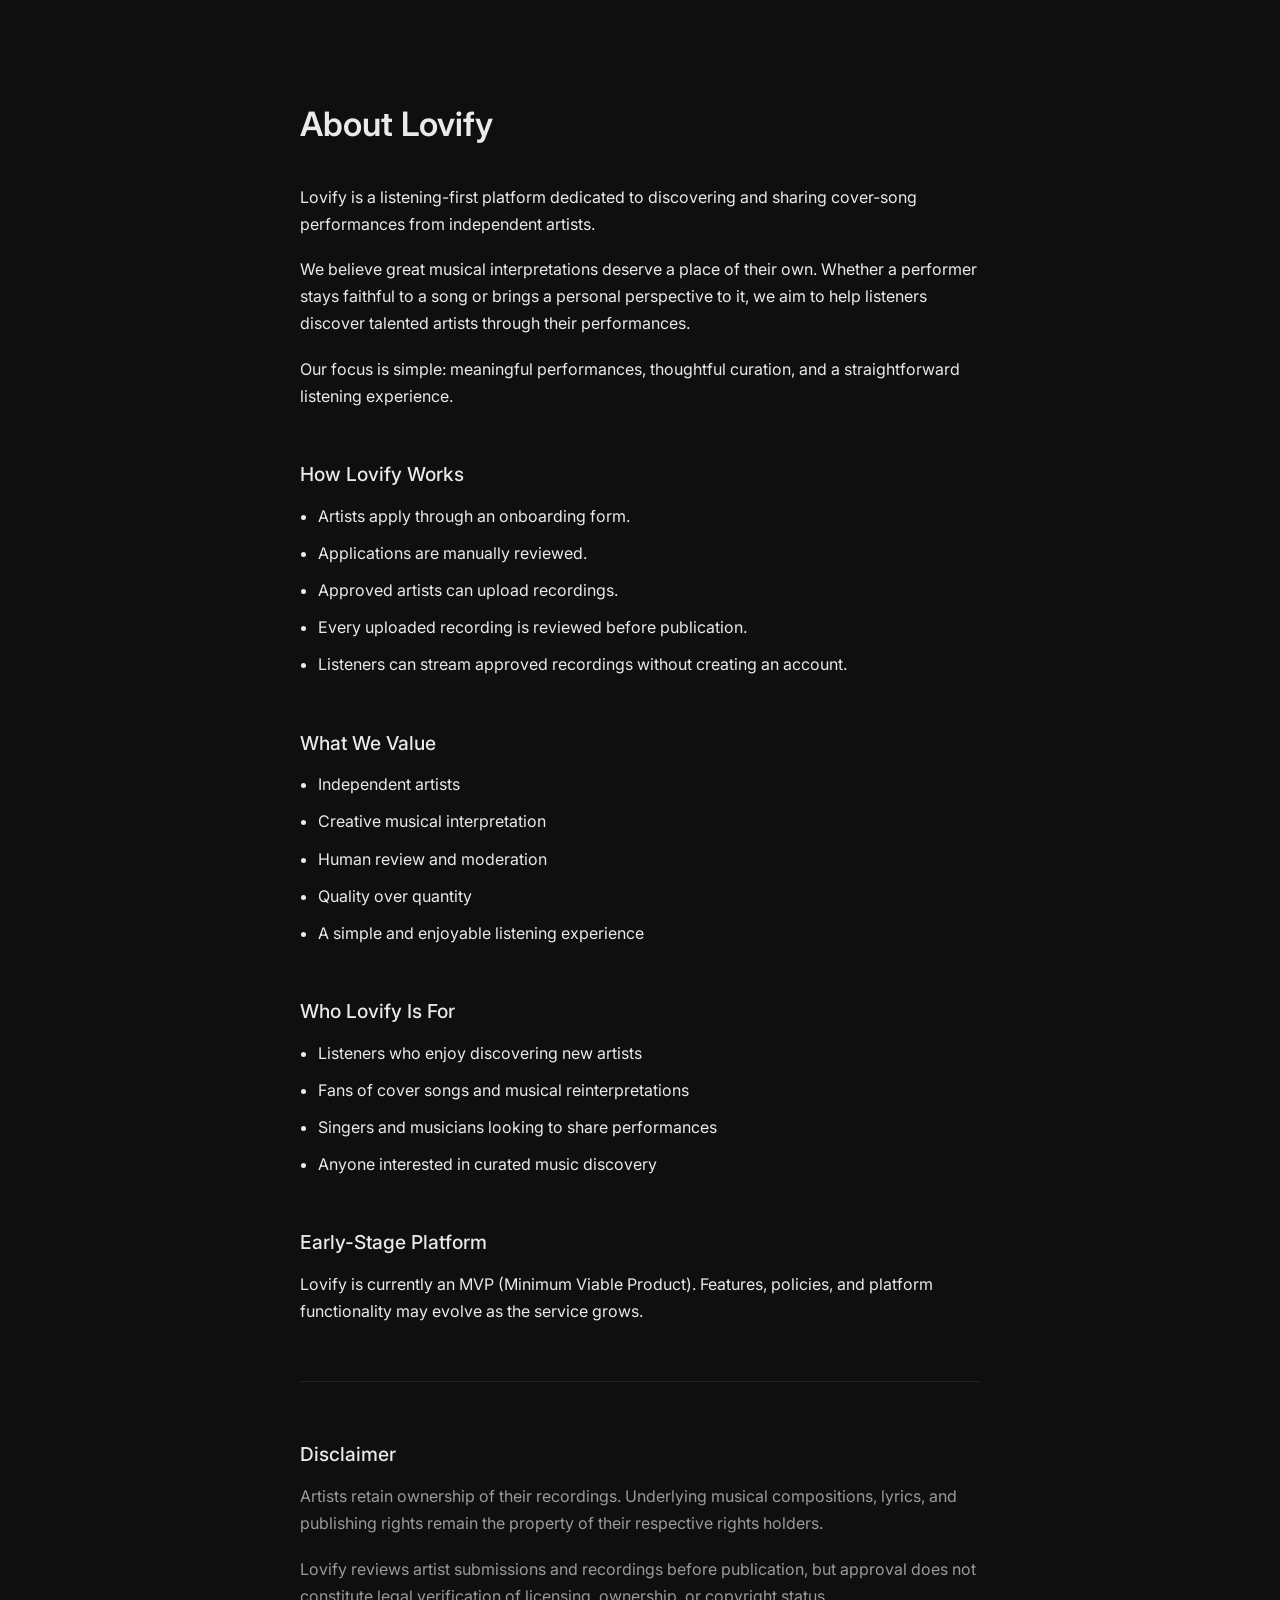
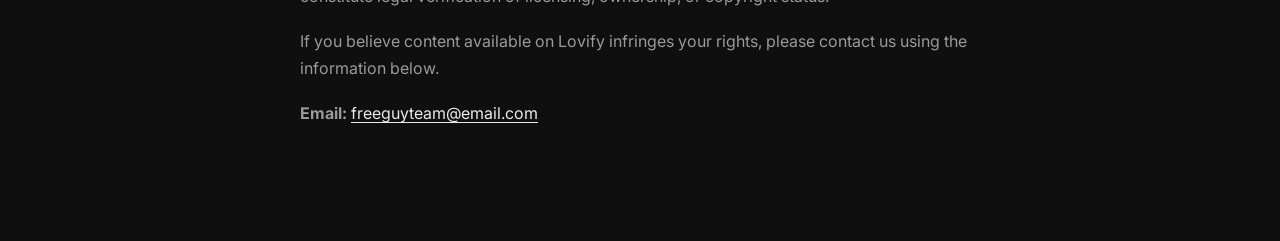
<file: documentation/about.html>
<!DOCTYPE html>
<html lang="en">
<head>
  <meta charset="UTF-8" />
  <meta name="viewport" content="width=device-width, initial-scale=1.0"/>
  <title>About Lovify</title>

  <link rel="preconnect" href="https://fonts.googleapis.com">
  <link rel="preconnect" href="https://fonts.gstatic.com" crossorigin>
  <link href="https://fonts.googleapis.com/css2?family=Inter:wght@400;500;600&display=swap" rel="stylesheet">

  <style>
    :root {
      --bg: #0f0f0f;
      --text: #eaeaea;
      --muted: #9a9a9a;
      --max-width: 720px;
    }

    * {
      box-sizing: border-box;
    }

    body {
      margin: 0;
      background: var(--bg);
      color: var(--text);
      font-family: 'Inter', system-ui, sans-serif;
      line-height: 1.7;
    }

    main {
      max-width: var(--max-width);
      margin: 0 auto;
      padding: 72px 20px 96px;
    }

    h1 {
      font-size: 2.1rem;
      font-weight: 600;
      margin-bottom: 32px;
    }

    h2 {
      font-size: 1.2rem;
      font-weight: 500;
      margin: 48px 0 12px;
    }

    p {
      margin: 0 0 18px;
    }

    ul {
      margin: 12px 0 24px 18px;
      padding: 0;
    }

    li {
      margin-bottom: 10px;
    }

    .divider {
      margin: 56px 0;
      height: 1px;
      background: #222;
      border: none;
    }

    .muted {
      color: var(--muted);
    }

    a {
      color: var(--text);
      text-decoration: underline;
      text-underline-offset: 3px;
    }

    @media (max-width: 480px) {
      main {
        padding-top: 56px;
      }

      h1 {
        font-size: 1.8rem;
      }
    }
  </style>
</head>
<body>

<main>

  <h1>About Lovify</h1>

  <p>
    Lovify is a listening-first platform dedicated to discovering and
    sharing cover-song performances from independent artists.
  </p>

  <p>
    We believe great musical interpretations deserve a place of their own.
    Whether a performer stays faithful to a song or brings a personal
    perspective to it, we aim to help listeners discover talented artists
    through their performances.
  </p>

  <p>
    Our focus is simple: meaningful performances, thoughtful curation,
    and a straightforward listening experience.
  </p>

  <h2>How Lovify Works</h2>

  <ul>
    <li>Artists apply through an onboarding form.</li>
    <li>Applications are manually reviewed.</li>
    <li>Approved artists can upload recordings.</li>
    <li>Every uploaded recording is reviewed before publication.</li>
    <li>Listeners can stream approved recordings without creating an account.</li>
  </ul>

  <h2>What We Value</h2>

  <ul>
    <li>Independent artists</li>
    <li>Creative musical interpretation</li>
    <li>Human review and moderation</li>
    <li>Quality over quantity</li>
    <li>A simple and enjoyable listening experience</li>
  </ul>

  <h2>Who Lovify Is For</h2>

  <ul>
    <li>Listeners who enjoy discovering new artists</li>
    <li>Fans of cover songs and musical reinterpretations</li>
    <li>Singers and musicians looking to share performances</li>
    <li>Anyone interested in curated music discovery</li>
  </ul>

  <h2>Early-Stage Platform</h2>

  <p>
    Lovify is currently an MVP (Minimum Viable Product).
    Features, policies, and platform functionality may evolve
    as the service grows.
  </p>

  <hr class="divider" />

  <h2>Disclaimer</h2>

  <p class="muted">
    Artists retain ownership of their recordings. Underlying musical
    compositions, lyrics, and publishing rights remain the property
    of their respective rights holders.
  </p>

  <p class="muted">
    Lovify reviews artist submissions and recordings before publication,
    but approval does not constitute legal verification of licensing,
    ownership, or copyright status.
  </p>

  <p class="muted">
    If you believe content available on Lovify infringes your rights,
    please contact us using the information below.
  </p>

  <p class="muted">
    <strong>Email:</strong>
    <a href="mailto:freeguyteam@email.com">
      freeguyteam@email.com
    </a>
  </p>

</main>

</body>
</html>
</file>
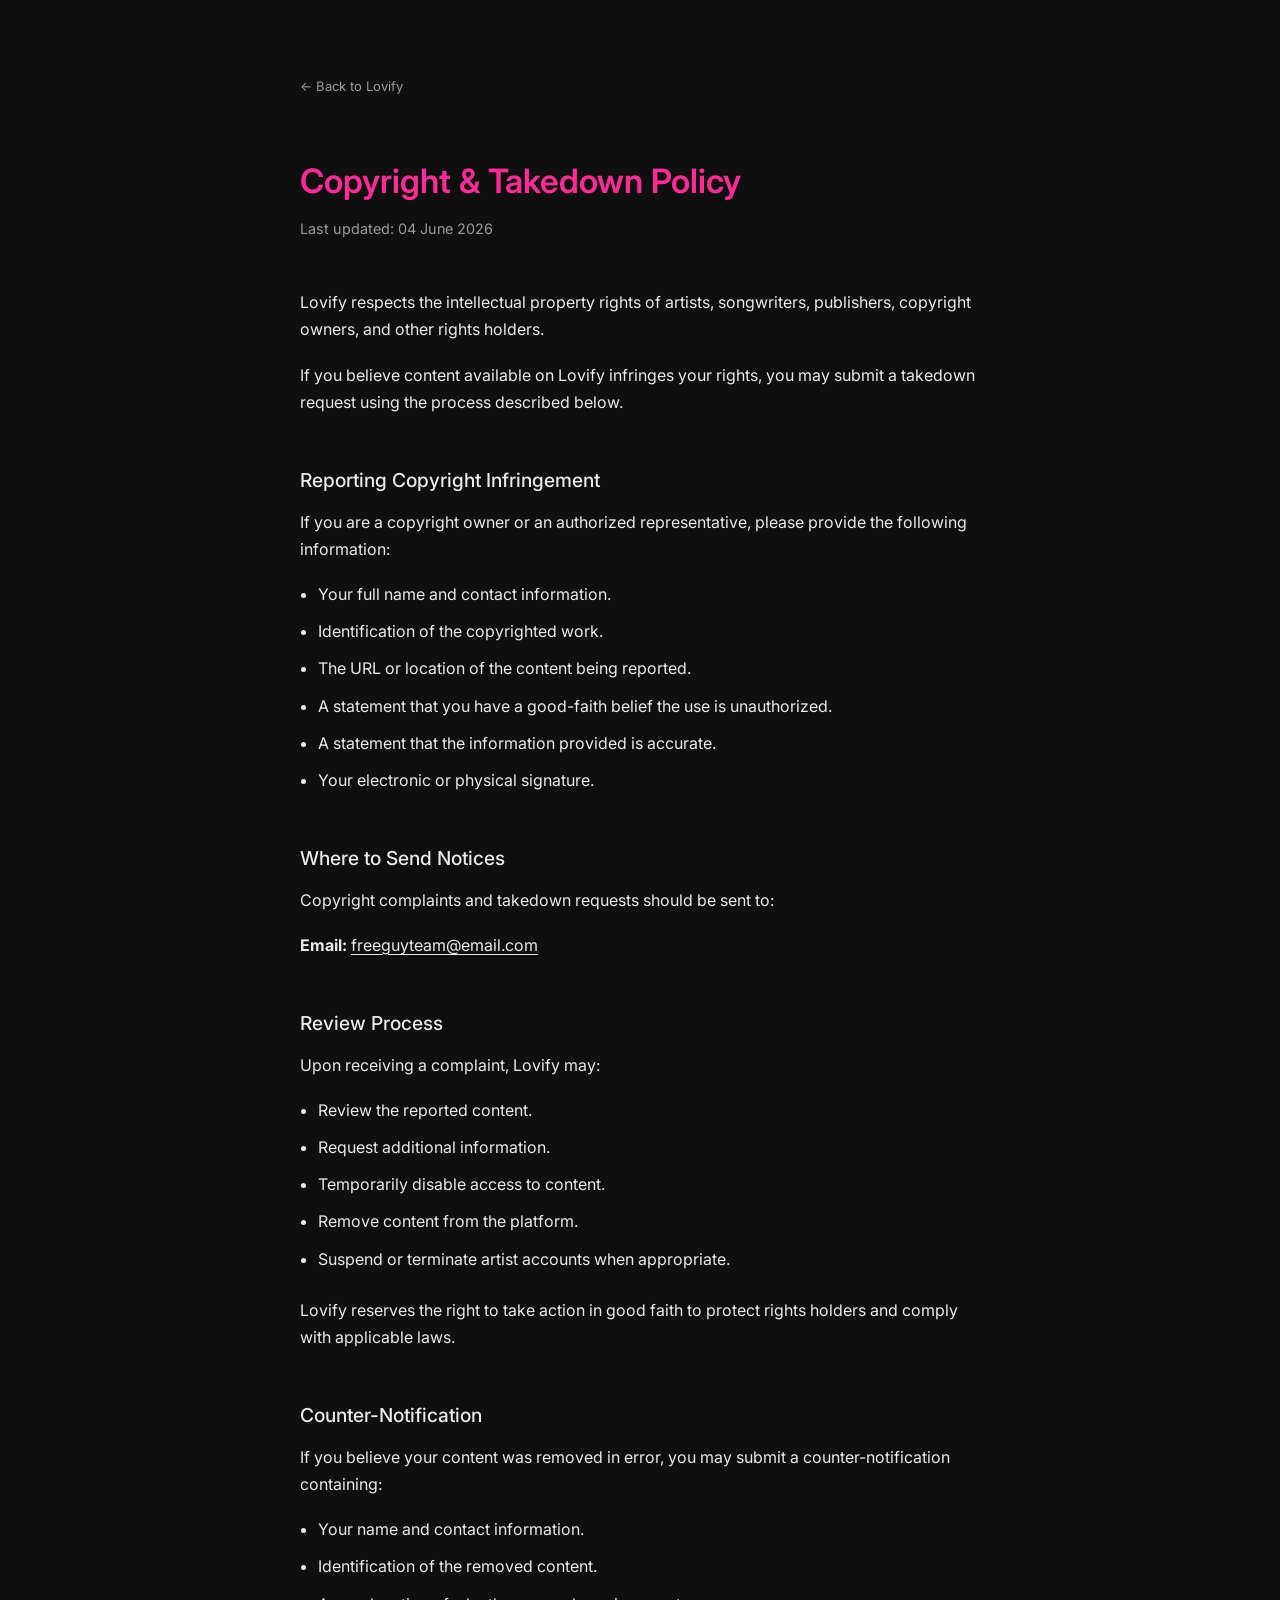
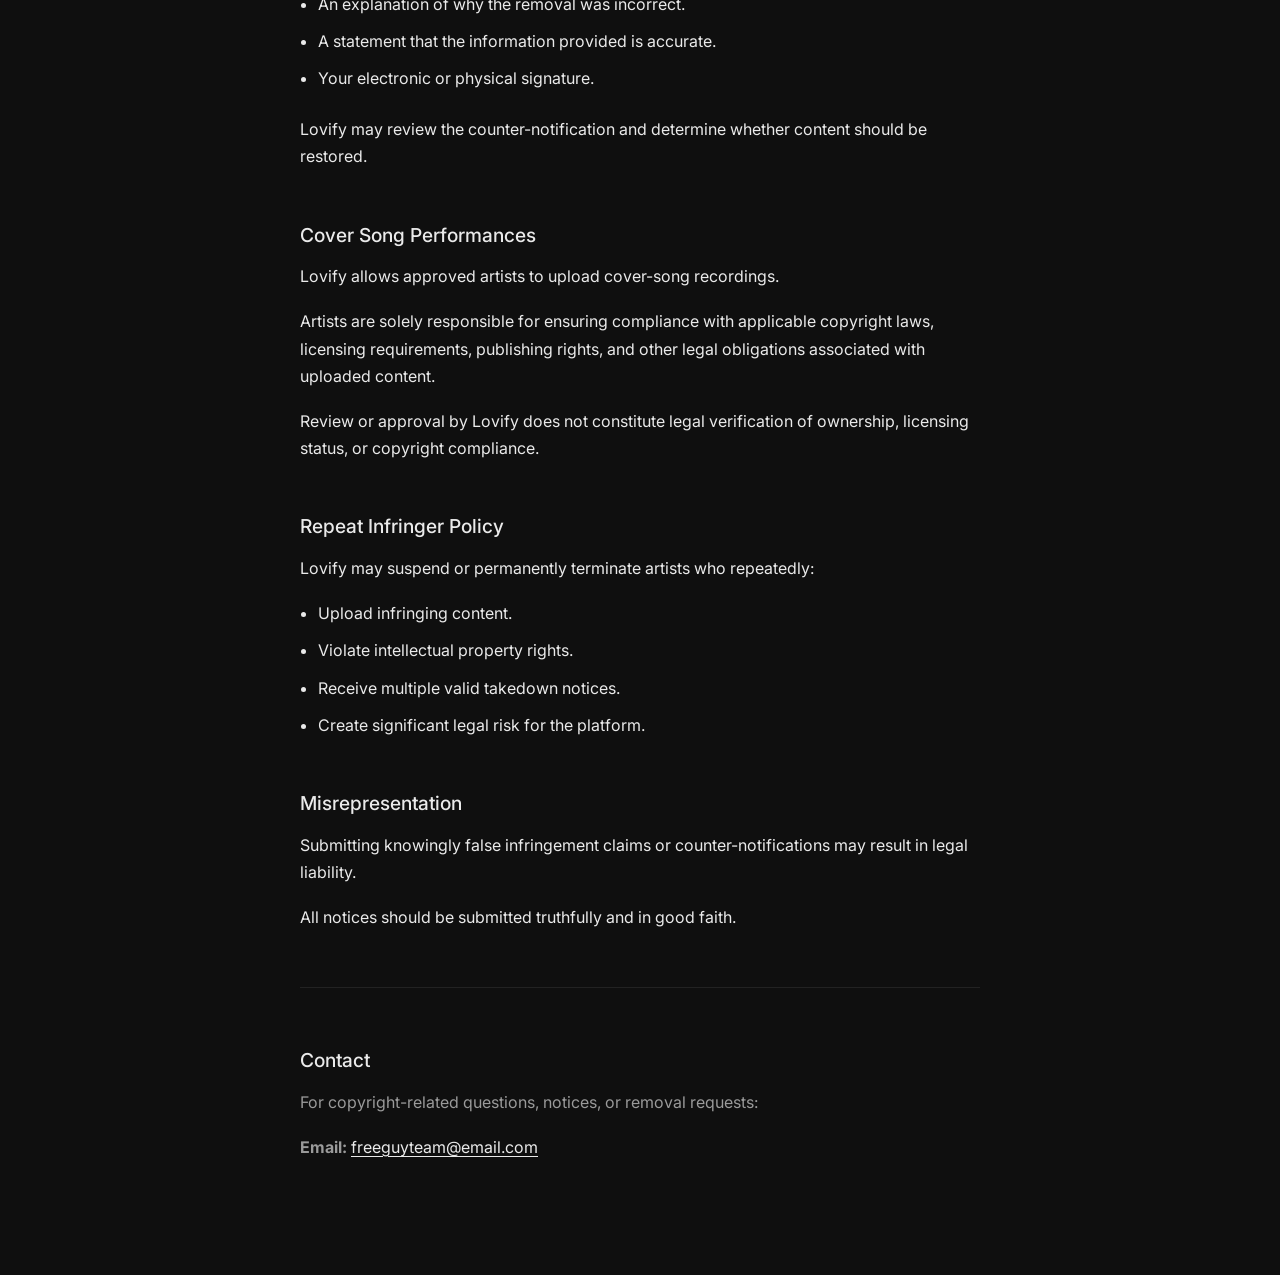
<file: documentation/copyright.html>
<!DOCTYPE html>
<html lang="en">
<head>
  <meta charset="UTF-8" />
  <meta name="viewport" content="width=device-width, initial-scale=1.0"/>
  <title>Copyright & Takedown Policy — Lovify</title>

  <link rel="preconnect" href="https://fonts.googleapis.com">
  <link rel="preconnect" href="https://fonts.gstatic.com" crossorigin>
  <link href="https://fonts.googleapis.com/css2?family=Inter:wght@400;500;600&display=swap" rel="stylesheet">

  <style>
    :root {
      --bg: #0f0f0f;
      --text: #eaeaea;
      --muted: #9a9a9a;
      --max-width: 720px;
    }

    * {
      box-sizing: border-box;
    }

    body {
      margin: 0;
      background: var(--bg);
      color: var(--text);
      font-family: 'Inter', system-ui, sans-serif;
      line-height: 1.7;
    }

    main {
      max-width: var(--max-width);
      margin: 0 auto;
      padding: 72px 20px 96px;
    }

    h1 {
      color: #ff2c98;
      font-size: 2.1rem;
      font-weight: 600;
      margin-bottom: 8px;
    }

    .updated {
      color: var(--muted);
      font-size: 0.9rem;
      margin-bottom: 48px;
    }

    h2 {
      font-size: 1.2rem;
      font-weight: 500;
      margin: 48px 0 12px;
    }

    p {
      margin: 0 0 18px;
    }

    ul {
      margin: 12px 0 24px 18px;
      padding: 0;
    }

    li {
      margin-bottom: 10px;
    }

    .divider {
      margin: 56px 0;
      height: 1px;
      background: #222;
      border: none;
    }

    .muted {
      color: var(--muted);
    }

    a {
      color: var(--text);
      text-decoration: underline;
      text-underline-offset: 3px;
    }

    @media (max-width: 480px) {
      main {
        padding-top: 56px;
      }

      h1 {
      color: #ff2c98;
        font-size: 1.8rem;
      }
    }
  </style>
</head>
<body>

<main>

  <a href="../index.html" style="display:inline-block;margin-bottom:32px;color:#9a9a9a;font-size:13px;text-decoration:none;">← Back to Lovify</a>

  <h1>Copyright & Takedown Policy</h1>
  <p class="updated">Last updated: 04 June 2026</p>

  <p>
    Lovify respects the intellectual property rights of artists,
    songwriters, publishers, copyright owners, and other rights holders.
  </p>

  <p>
    If you believe content available on Lovify infringes your rights,
    you may submit a takedown request using the process described below.
  </p>

  <h2>Reporting Copyright Infringement</h2>

  <p>
    If you are a copyright owner or an authorized representative,
    please provide the following information:
  </p>

  <ul>
    <li>Your full name and contact information.</li>
    <li>Identification of the copyrighted work.</li>
    <li>The URL or location of the content being reported.</li>
    <li>A statement that you have a good-faith belief the use is unauthorized.</li>
    <li>A statement that the information provided is accurate.</li>
    <li>Your electronic or physical signature.</li>
  </ul>

  <h2>Where to Send Notices</h2>

  <p>
    Copyright complaints and takedown requests should be sent to:
  </p>

  <p>
    <strong>Email:</strong>
    <a href="mailto:freeguyteam@email.com">
      freeguyteam@email.com
    </a>
  </p>

  <h2>Review Process</h2>

  <p>
    Upon receiving a complaint, Lovify may:
  </p>

  <ul>
    <li>Review the reported content.</li>
    <li>Request additional information.</li>
    <li>Temporarily disable access to content.</li>
    <li>Remove content from the platform.</li>
    <li>Suspend or terminate artist accounts when appropriate.</li>
  </ul>

  <p>
    Lovify reserves the right to take action in good faith to protect
    rights holders and comply with applicable laws.
  </p>

  <h2>Counter-Notification</h2>

  <p>
    If you believe your content was removed in error, you may submit
    a counter-notification containing:
  </p>

  <ul>
    <li>Your name and contact information.</li>
    <li>Identification of the removed content.</li>
    <li>An explanation of why the removal was incorrect.</li>
    <li>A statement that the information provided is accurate.</li>
    <li>Your electronic or physical signature.</li>
  </ul>

  <p>
    Lovify may review the counter-notification and determine whether
    content should be restored.
  </p>

  <h2>Cover Song Performances</h2>

  <p>
    Lovify allows approved artists to upload cover-song recordings.
  </p>

  <p>
    Artists are solely responsible for ensuring compliance with
    applicable copyright laws, licensing requirements, publishing rights,
    and other legal obligations associated with uploaded content.
  </p>

  <p>
    Review or approval by Lovify does not constitute legal verification
    of ownership, licensing status, or copyright compliance.
  </p>

  <h2>Repeat Infringer Policy</h2>

  <p>
    Lovify may suspend or permanently terminate artists who repeatedly:
  </p>

  <ul>
    <li>Upload infringing content.</li>
    <li>Violate intellectual property rights.</li>
    <li>Receive multiple valid takedown notices.</li>
    <li>Create significant legal risk for the platform.</li>
  </ul>

  <h2>Misrepresentation</h2>

  <p>
    Submitting knowingly false infringement claims or
    counter-notifications may result in legal liability.
  </p>

  <p>
    All notices should be submitted truthfully and in good faith.
  </p>

  <hr class="divider" />

  <h2>Contact</h2>

  <p class="muted">
    For copyright-related questions, notices, or removal requests:
  </p>

  <p class="muted">
    <strong>Email:</strong>
    <a href="mailto:freeguyteam@email.com">
      freeguyteam@email.com
    </a>
  </p>

</main>

</body>
</html>
</file>
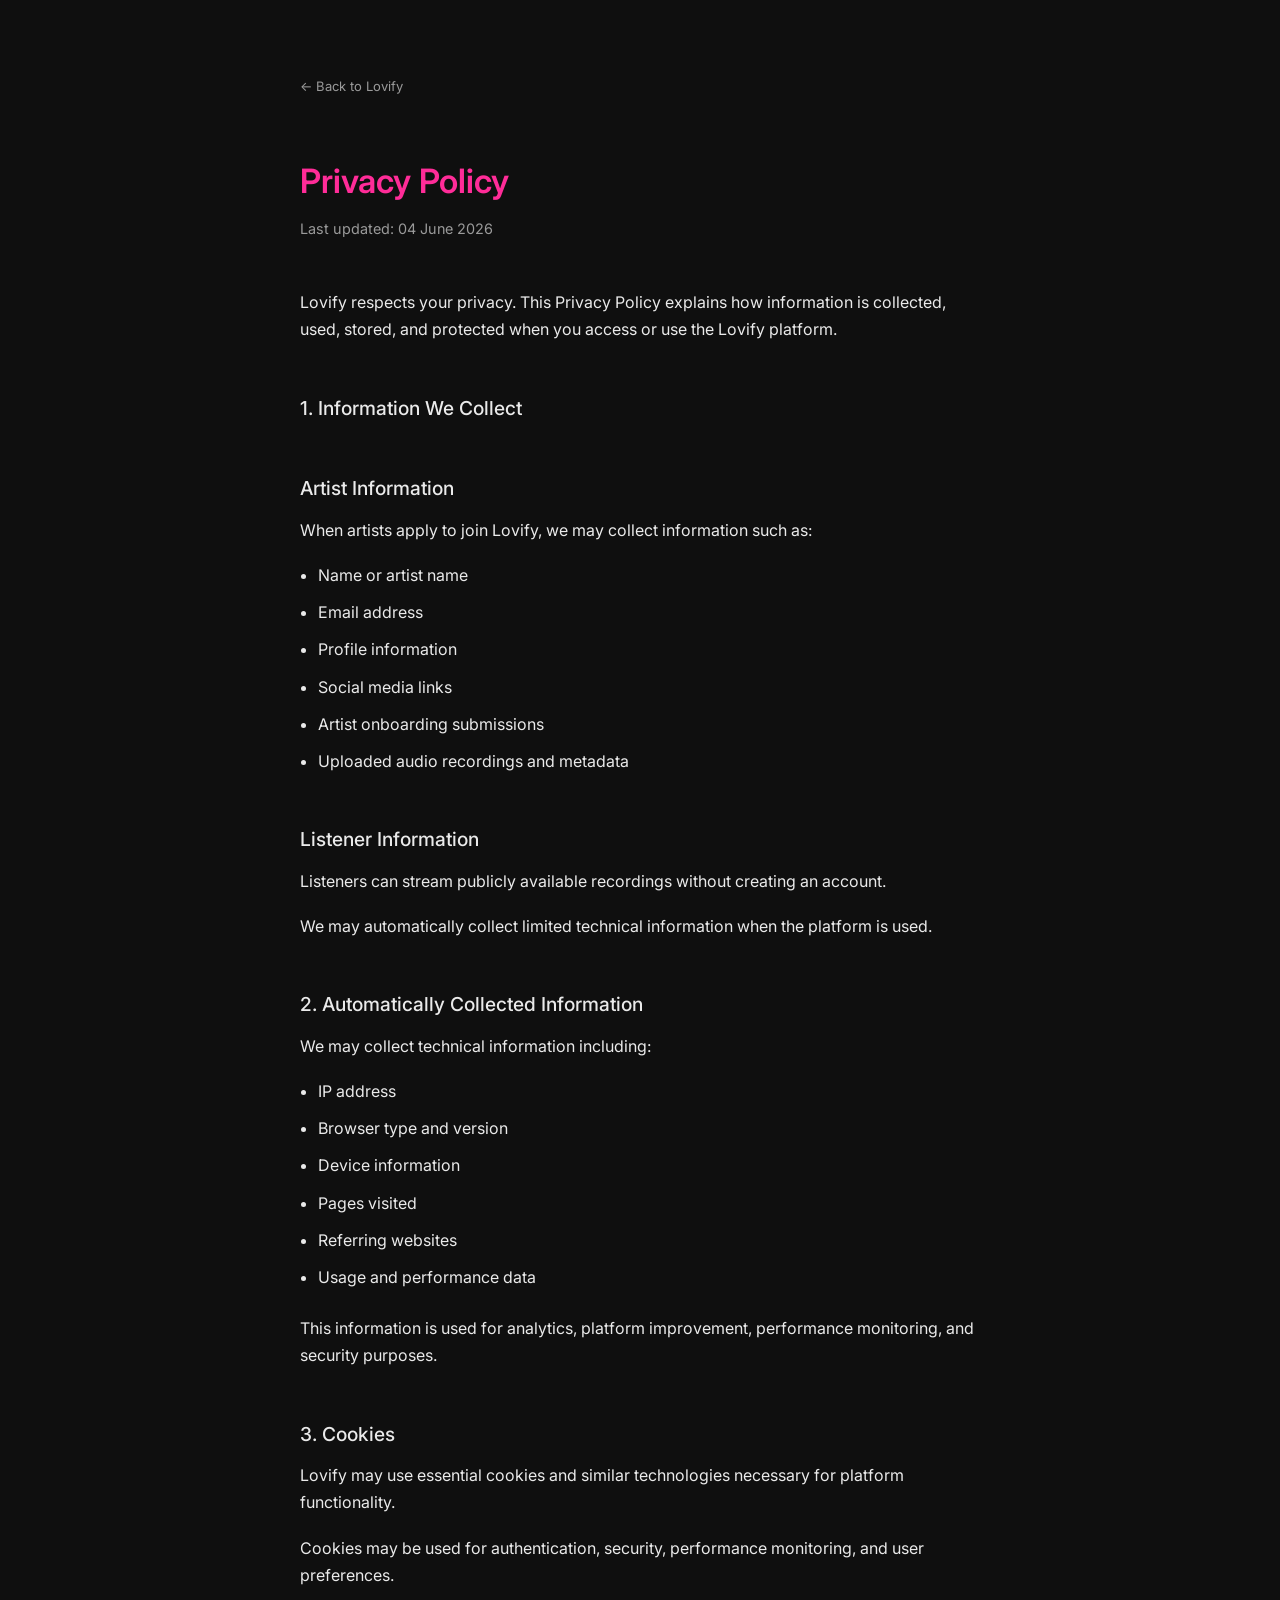
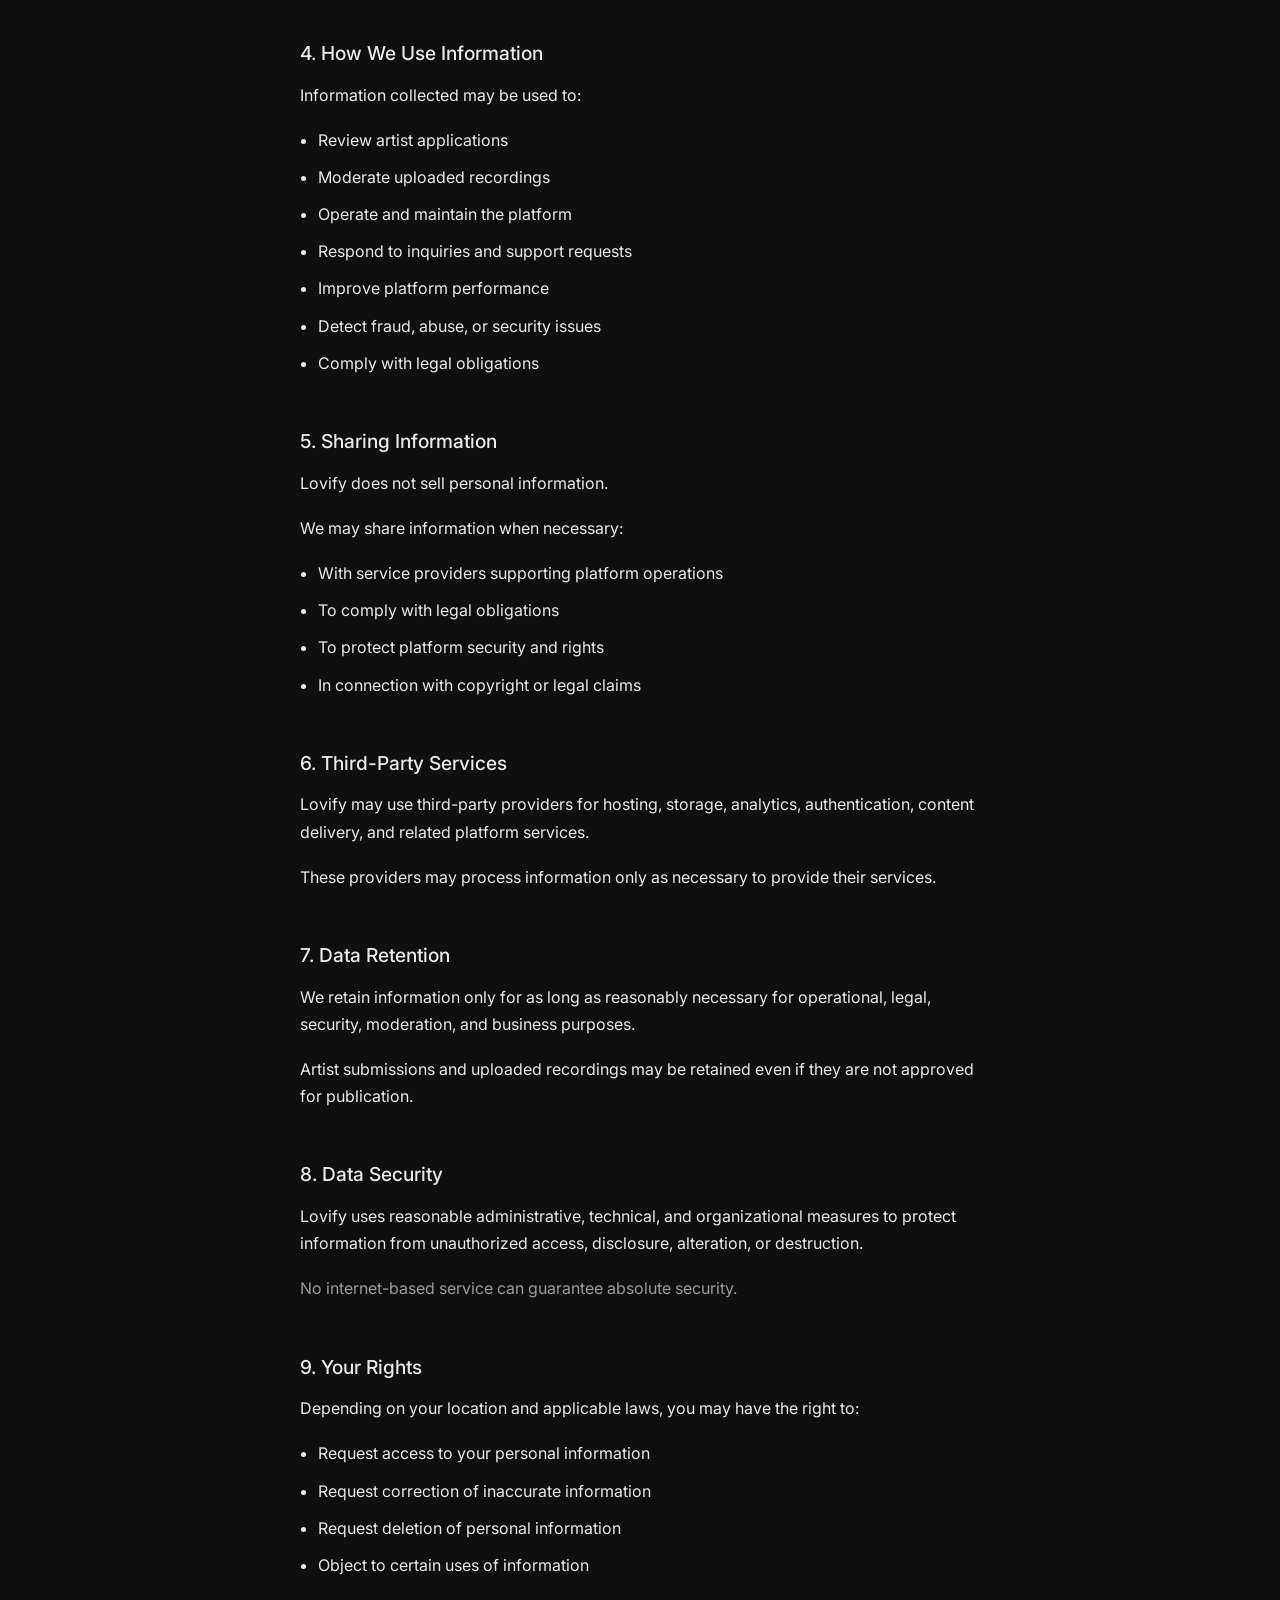
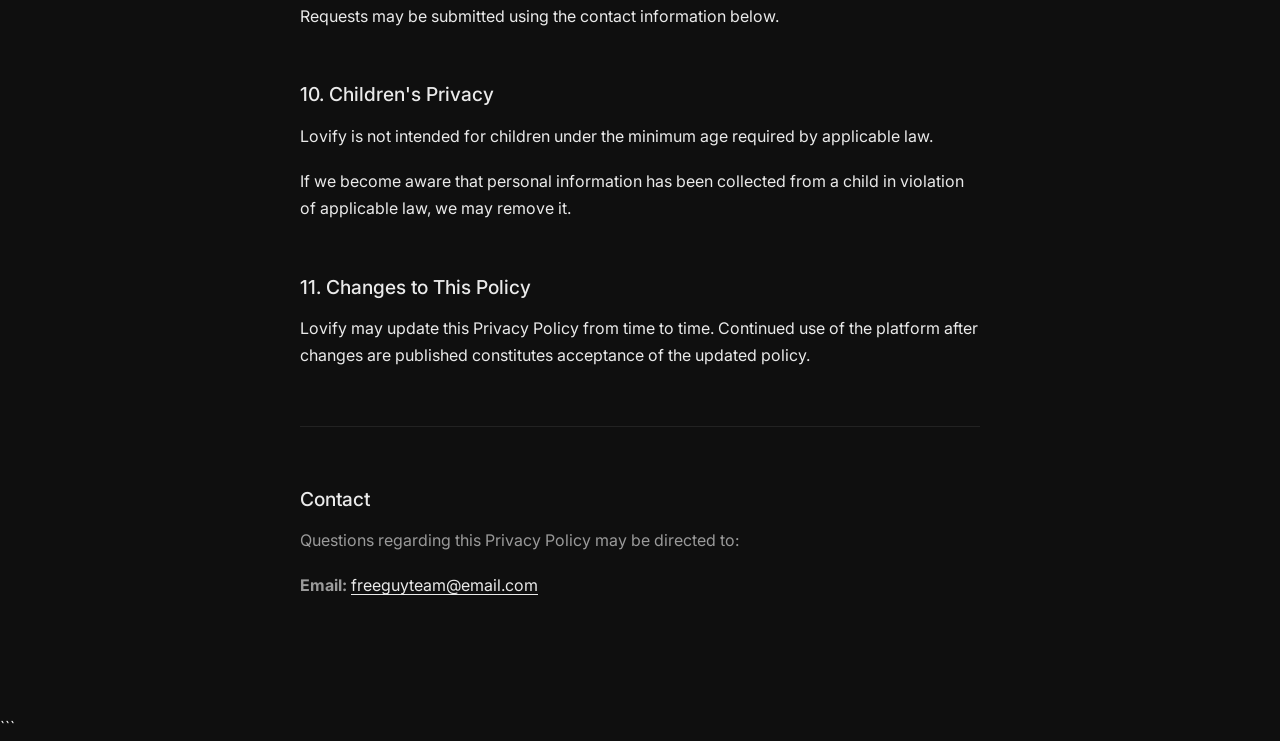
<file: documentation/privacy-policy.html>
<!DOCTYPE html>
<html lang="en">
<head>
  <meta charset="UTF-8" />
  <meta name="viewport" content="width=device-width, initial-scale=1.0"/>
  <title>Privacy Policy — Lovify</title>

  <link rel="preconnect" href="https://fonts.googleapis.com">
  <link rel="preconnect" href="https://fonts.gstatic.com" crossorigin>
  <link href="https://fonts.googleapis.com/css2?family=Inter:wght@400;500;600&display=swap" rel="stylesheet">

  <style>
    :root {
      --bg: #0f0f0f;
      --text: #eaeaea;
      --muted: #9a9a9a;
      --max-width: 720px;
    }

    * {
      box-sizing: border-box;
    }

    body {
      margin: 0;
      background: var(--bg);
      color: var(--text);
      font-family: 'Inter', system-ui, sans-serif;
      line-height: 1.7;
    }

    main {
      max-width: var(--max-width);
      margin: 0 auto;
      padding: 72px 20px 96px;
    }

    h1 {
      color: #ff2c98;
      font-size: 2.1rem;
      font-weight: 600;
      margin-bottom: 8px;
    }

    .updated {
      color: var(--muted);
      font-size: 0.9rem;
      margin-bottom: 48px;
    }

    h2 {
      font-size: 1.2rem;
      font-weight: 500;
      margin: 48px 0 12px;
    }

    p {
      margin: 0 0 18px;
    }

    ul {
      margin: 12px 0 24px 18px;
      padding: 0;
    }

    li {
      margin-bottom: 10px;
    }

    .divider {
      margin: 56px 0;
      height: 1px;
      background: #222;
      border: none;
    }

    .muted {
      color: var(--muted);
    }

    a {
      color: var(--text);
      text-decoration: underline;
      text-underline-offset: 3px;
    }

    @media (max-width: 480px) {
      main {
        padding-top: 56px;
      }

      h1 {
      color: #ff2c98;
        font-size: 1.8rem;
      }
    }
  </style>
</head>
<body>

<main>

  <a href="../index.html" style="display:inline-block;margin-bottom:32px;color:#9a9a9a;font-size:13px;text-decoration:none;">← Back to Lovify</a>

  <h1>Privacy Policy</h1>
  <p class="updated">Last updated: 04 June 2026</p>

  <p>
    Lovify respects your privacy. This Privacy Policy explains how
    information is collected, used, stored, and protected when you
    access or use the Lovify platform.
  </p>

  <h2>1. Information We Collect</h2>

  <h2>Artist Information</h2>

  <p>
    When artists apply to join Lovify, we may collect information such as:
  </p>

  <ul>
    <li>Name or artist name</li>
    <li>Email address</li>
    <li>Profile information</li>
    <li>Social media links</li>
    <li>Artist onboarding submissions</li>
    <li>Uploaded audio recordings and metadata</li>
  </ul>

  <h2>Listener Information</h2>

  <p>
    Listeners can stream publicly available recordings without creating
    an account.
  </p>

  <p>
    We may automatically collect limited technical information when the
    platform is used.
  </p>

  <h2>2. Automatically Collected Information</h2>

  <p>
    We may collect technical information including:
  </p>

  <ul>
    <li>IP address</li>
    <li>Browser type and version</li>
    <li>Device information</li>
    <li>Pages visited</li>
    <li>Referring websites</li>
    <li>Usage and performance data</li>
  </ul>

  <p>
    This information is used for analytics, platform improvement,
    performance monitoring, and security purposes.
  </p>

  <h2>3. Cookies</h2>

  <p>
    Lovify may use essential cookies and similar technologies
    necessary for platform functionality.
  </p>

  <p>
    Cookies may be used for authentication, security,
    performance monitoring, and user preferences.
  </p>

  <h2>4. How We Use Information</h2>

  <p>
    Information collected may be used to:
  </p>

  <ul>
    <li>Review artist applications</li>
    <li>Moderate uploaded recordings</li>
    <li>Operate and maintain the platform</li>
    <li>Respond to inquiries and support requests</li>
    <li>Improve platform performance</li>
    <li>Detect fraud, abuse, or security issues</li>
    <li>Comply with legal obligations</li>
  </ul>

  <h2>5. Sharing Information</h2>

  <p>
    Lovify does not sell personal information.
  </p>

  <p>
    We may share information when necessary:
  </p>

  <ul>
    <li>With service providers supporting platform operations</li>
    <li>To comply with legal obligations</li>
    <li>To protect platform security and rights</li>
    <li>In connection with copyright or legal claims</li>
  </ul>

  <h2>6. Third-Party Services</h2>

  <p>
    Lovify may use third-party providers for hosting,
    storage, analytics, authentication, content delivery,
    and related platform services.
  </p>

  <p>
    These providers may process information only as necessary
    to provide their services.
  </p>

  <h2>7. Data Retention</h2>

  <p>
    We retain information only for as long as reasonably necessary
    for operational, legal, security, moderation, and business purposes.
  </p>

  <p>
    Artist submissions and uploaded recordings may be retained
    even if they are not approved for publication.
  </p>

  <h2>8. Data Security</h2>

  <p>
    Lovify uses reasonable administrative, technical, and organizational
    measures to protect information from unauthorized access,
    disclosure, alteration, or destruction.
  </p>

  <p class="muted">
    No internet-based service can guarantee absolute security.
  </p>

  <h2>9. Your Rights</h2>

  <p>
    Depending on your location and applicable laws, you may have the right to:
  </p>

  <ul>
    <li>Request access to your personal information</li>
    <li>Request correction of inaccurate information</li>
    <li>Request deletion of personal information</li>
    <li>Object to certain uses of information</li>
  </ul>

  <p>
    Requests may be submitted using the contact information below.
  </p>

  <h2>10. Children's Privacy</h2>

  <p>
    Lovify is not intended for children under the minimum age
    required by applicable law.
  </p>

  <p>
    If we become aware that personal information has been collected
    from a child in violation of applicable law, we may remove it.
  </p>

  <h2>11. Changes to This Policy</h2>

  <p>
    Lovify may update this Privacy Policy from time to time.
    Continued use of the platform after changes are published
    constitutes acceptance of the updated policy.
  </p>

  <hr class="divider" />

  <h2>Contact</h2>

  <p class="muted">
    Questions regarding this Privacy Policy may be directed to:
  </p>

  <p class="muted">
    <strong>Email:</strong>
    <a href="mailto:freeguyteam@email.com">
      freeguyteam@email.com
    </a>
  </p>

</main>

</body>
</html>
```
</file>
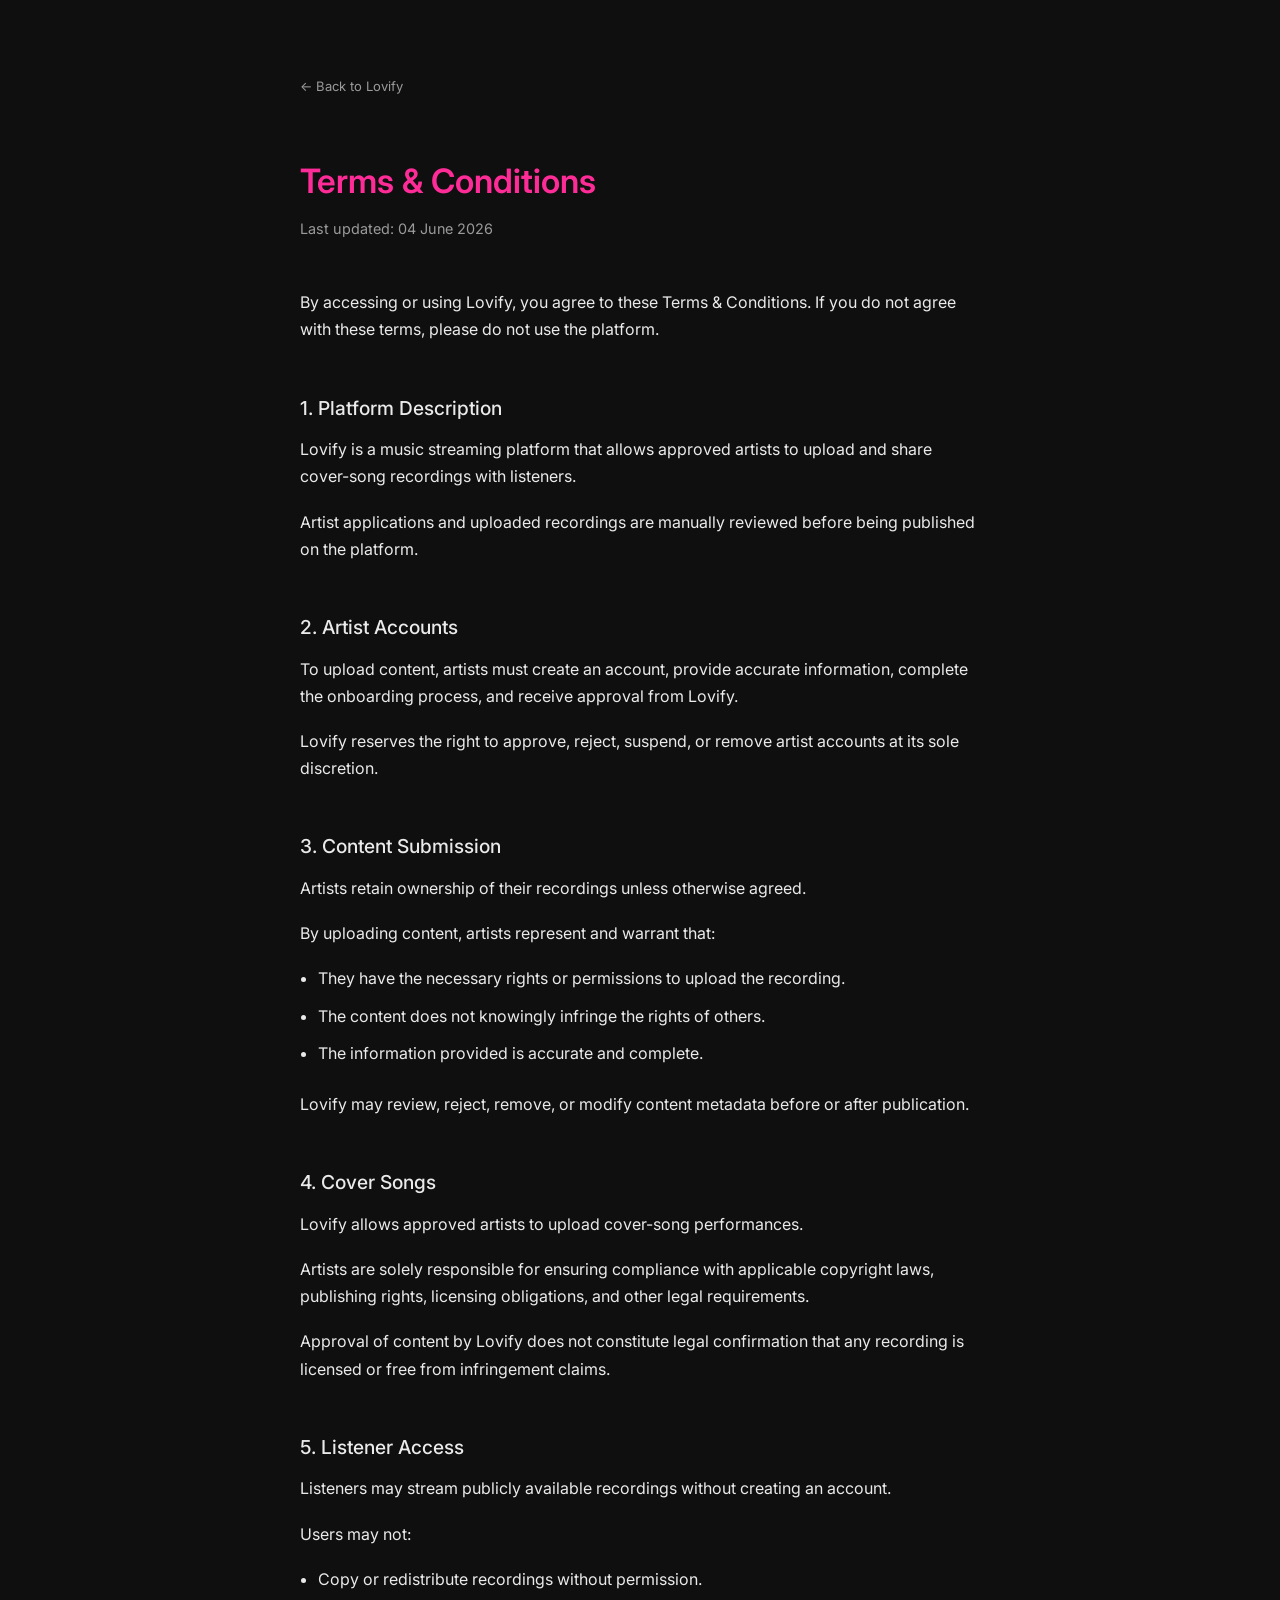
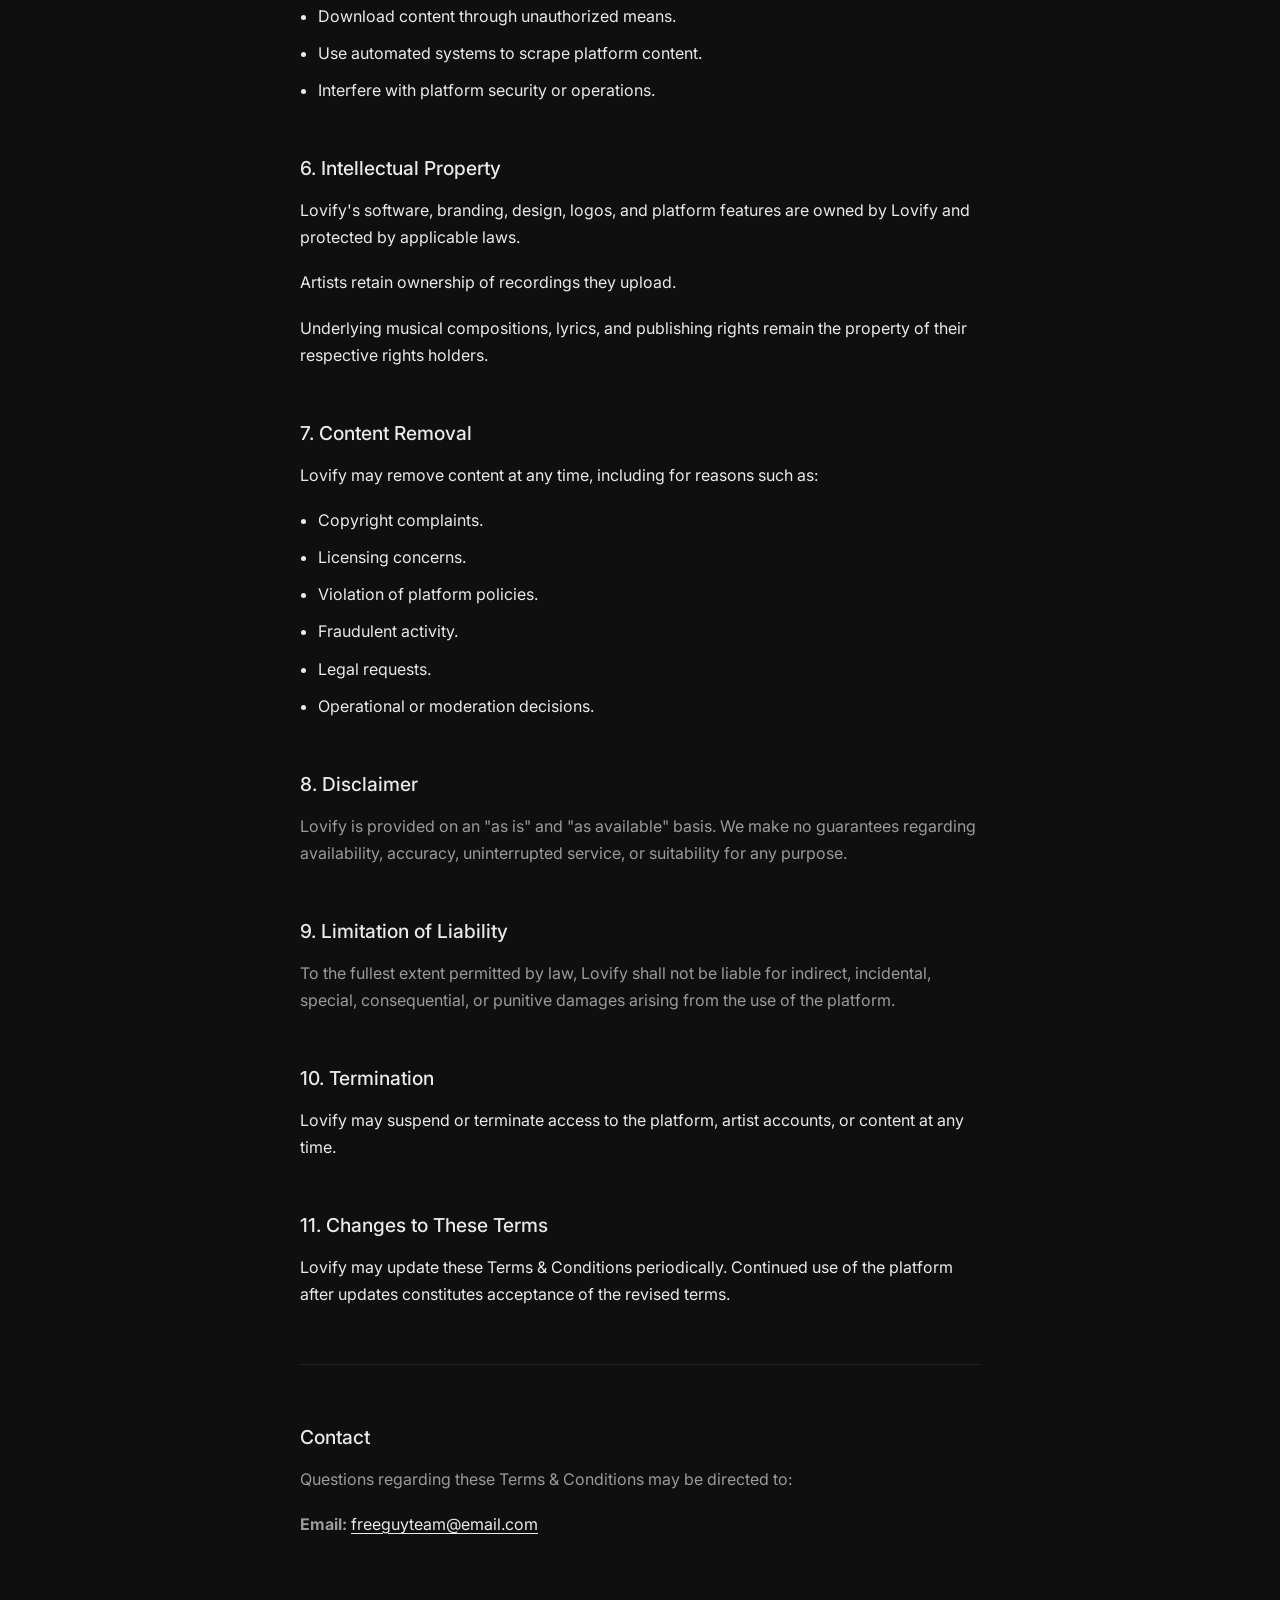
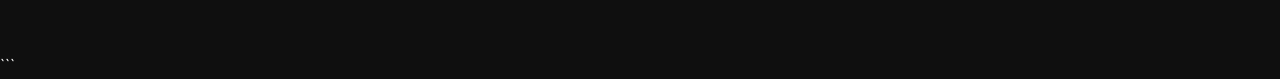
<file: documentation/terms-and-conditions.html>
<!DOCTYPE html>
<html lang="en">
<head>
  <meta charset="UTF-8" />
  <meta name="viewport" content="width=device-width, initial-scale=1.0"/>
  <title>Terms & Conditions — Lovify</title>

  <link rel="preconnect" href="https://fonts.googleapis.com">
  <link rel="preconnect" href="https://fonts.gstatic.com" crossorigin>
  <link href="https://fonts.googleapis.com/css2?family=Inter:wght@400;500;600&display=swap" rel="stylesheet">

  <style>
    :root {
      --bg: #0f0f0f;
      --text: #eaeaea;
      --muted: #9a9a9a;
      --max-width: 720px;
    }

    * {
      box-sizing: border-box;
    }

    body {
      margin: 0;
      background: var(--bg);
      color: var(--text);
      font-family: 'Inter', system-ui, sans-serif;
      line-height: 1.7;
    }

    main {
      max-width: var(--max-width);
      margin: 0 auto;
      padding: 72px 20px 96px;
    }

    h1 {
      color: #ff2c98;
      font-size: 2.1rem;
      font-weight: 600;
      margin-bottom: 8px;
    }

    .updated {
      color: var(--muted);
      font-size: 0.9rem;
      margin-bottom: 48px;
    }

    h2 {
      font-size: 1.2rem;
      font-weight: 500;
      margin: 48px 0 12px;
    }

    p {
      margin: 0 0 18px;
    }

    ul {
      margin: 12px 0 24px 18px;
      padding: 0;
    }

    li {
      margin-bottom: 10px;
    }

    .divider {
      margin: 56px 0;
      height: 1px;
      background: #222;
      border: none;
    }

    .muted {
      color: var(--muted);
    }

    a {
      color: var(--text);
      text-decoration: underline;
      text-underline-offset: 3px;
    }

    @media (max-width: 480px) {
      main {
        padding-top: 56px;
      }

      h1 {
      color: #ff2c98;
        font-size: 1.8rem;
      }
    }
  </style>
</head>
<body>

<main>

  <a href="../index.html" style="display:inline-block;margin-bottom:32px;color:#9a9a9a;font-size:13px;text-decoration:none;">← Back to Lovify</a>

  <h1>Terms & Conditions</h1>
  <p class="updated">Last updated: 04 June 2026</p>

  <p>
    By accessing or using Lovify, you agree to these Terms & Conditions.
    If you do not agree with these terms, please do not use the platform.
  </p>

  <h2>1. Platform Description</h2>

  <p>
    Lovify is a music streaming platform that allows approved artists
    to upload and share cover-song recordings with listeners.
  </p>

  <p>
    Artist applications and uploaded recordings are manually reviewed
    before being published on the platform.
  </p>

  <h2>2. Artist Accounts</h2>

  <p>
    To upload content, artists must create an account, provide accurate
    information, complete the onboarding process, and receive approval
    from Lovify.
  </p>

  <p>
    Lovify reserves the right to approve, reject, suspend, or remove
    artist accounts at its sole discretion.
  </p>

  <h2>3. Content Submission</h2>

  <p>
    Artists retain ownership of their recordings unless otherwise agreed.
  </p>

  <p>
    By uploading content, artists represent and warrant that:
  </p>

  <ul>
    <li>They have the necessary rights or permissions to upload the recording.</li>
    <li>The content does not knowingly infringe the rights of others.</li>
    <li>The information provided is accurate and complete.</li>
  </ul>

  <p>
    Lovify may review, reject, remove, or modify content metadata
    before or after publication.
  </p>

  <h2>4. Cover Songs</h2>

  <p>
    Lovify allows approved artists to upload cover-song performances.
  </p>

  <p>
    Artists are solely responsible for ensuring compliance with
    applicable copyright laws, publishing rights, licensing obligations,
    and other legal requirements.
  </p>

  <p>
    Approval of content by Lovify does not constitute legal confirmation
    that any recording is licensed or free from infringement claims.
  </p>

  <h2>5. Listener Access</h2>

  <p>
    Listeners may stream publicly available recordings without creating
    an account.
  </p>

  <p>
    Users may not:
  </p>

  <ul>
    <li>Copy or redistribute recordings without permission.</li>
    <li>Download content through unauthorized means.</li>
    <li>Use automated systems to scrape platform content.</li>
    <li>Interfere with platform security or operations.</li>
  </ul>

  <h2>6. Intellectual Property</h2>

  <p>
    Lovify's software, branding, design, logos, and platform features
    are owned by Lovify and protected by applicable laws.
  </p>

  <p>
    Artists retain ownership of recordings they upload.
  </p>

  <p>
    Underlying musical compositions, lyrics, and publishing rights
    remain the property of their respective rights holders.
  </p>

  <h2>7. Content Removal</h2>

  <p>
    Lovify may remove content at any time, including for reasons such as:
  </p>

  <ul>
    <li>Copyright complaints.</li>
    <li>Licensing concerns.</li>
    <li>Violation of platform policies.</li>
    <li>Fraudulent activity.</li>
    <li>Legal requests.</li>
    <li>Operational or moderation decisions.</li>
  </ul>

  <h2>8. Disclaimer</h2>

  <p class="muted">
    Lovify is provided on an "as is" and "as available" basis.
    We make no guarantees regarding availability, accuracy,
    uninterrupted service, or suitability for any purpose.
  </p>

  <h2>9. Limitation of Liability</h2>

  <p class="muted">
    To the fullest extent permitted by law, Lovify shall not be liable
    for indirect, incidental, special, consequential, or punitive damages
    arising from the use of the platform.
  </p>

  <h2>10. Termination</h2>

  <p>
    Lovify may suspend or terminate access to the platform,
    artist accounts, or content at any time.
  </p>

  <h2>11. Changes to These Terms</h2>

  <p>
    Lovify may update these Terms & Conditions periodically.
    Continued use of the platform after updates constitutes acceptance
    of the revised terms.
  </p>

  <hr class="divider" />

  <h2>Contact</h2>

  <p class="muted">
    Questions regarding these Terms & Conditions may be directed to:
  </p>

  <p class="muted">
    <strong>Email:</strong>
    <a href="mailto:freeguyteam@email.com">
      freeguyteam@email.com
    </a>
  </p>

</main>

</body>
</html>
```
</file>
